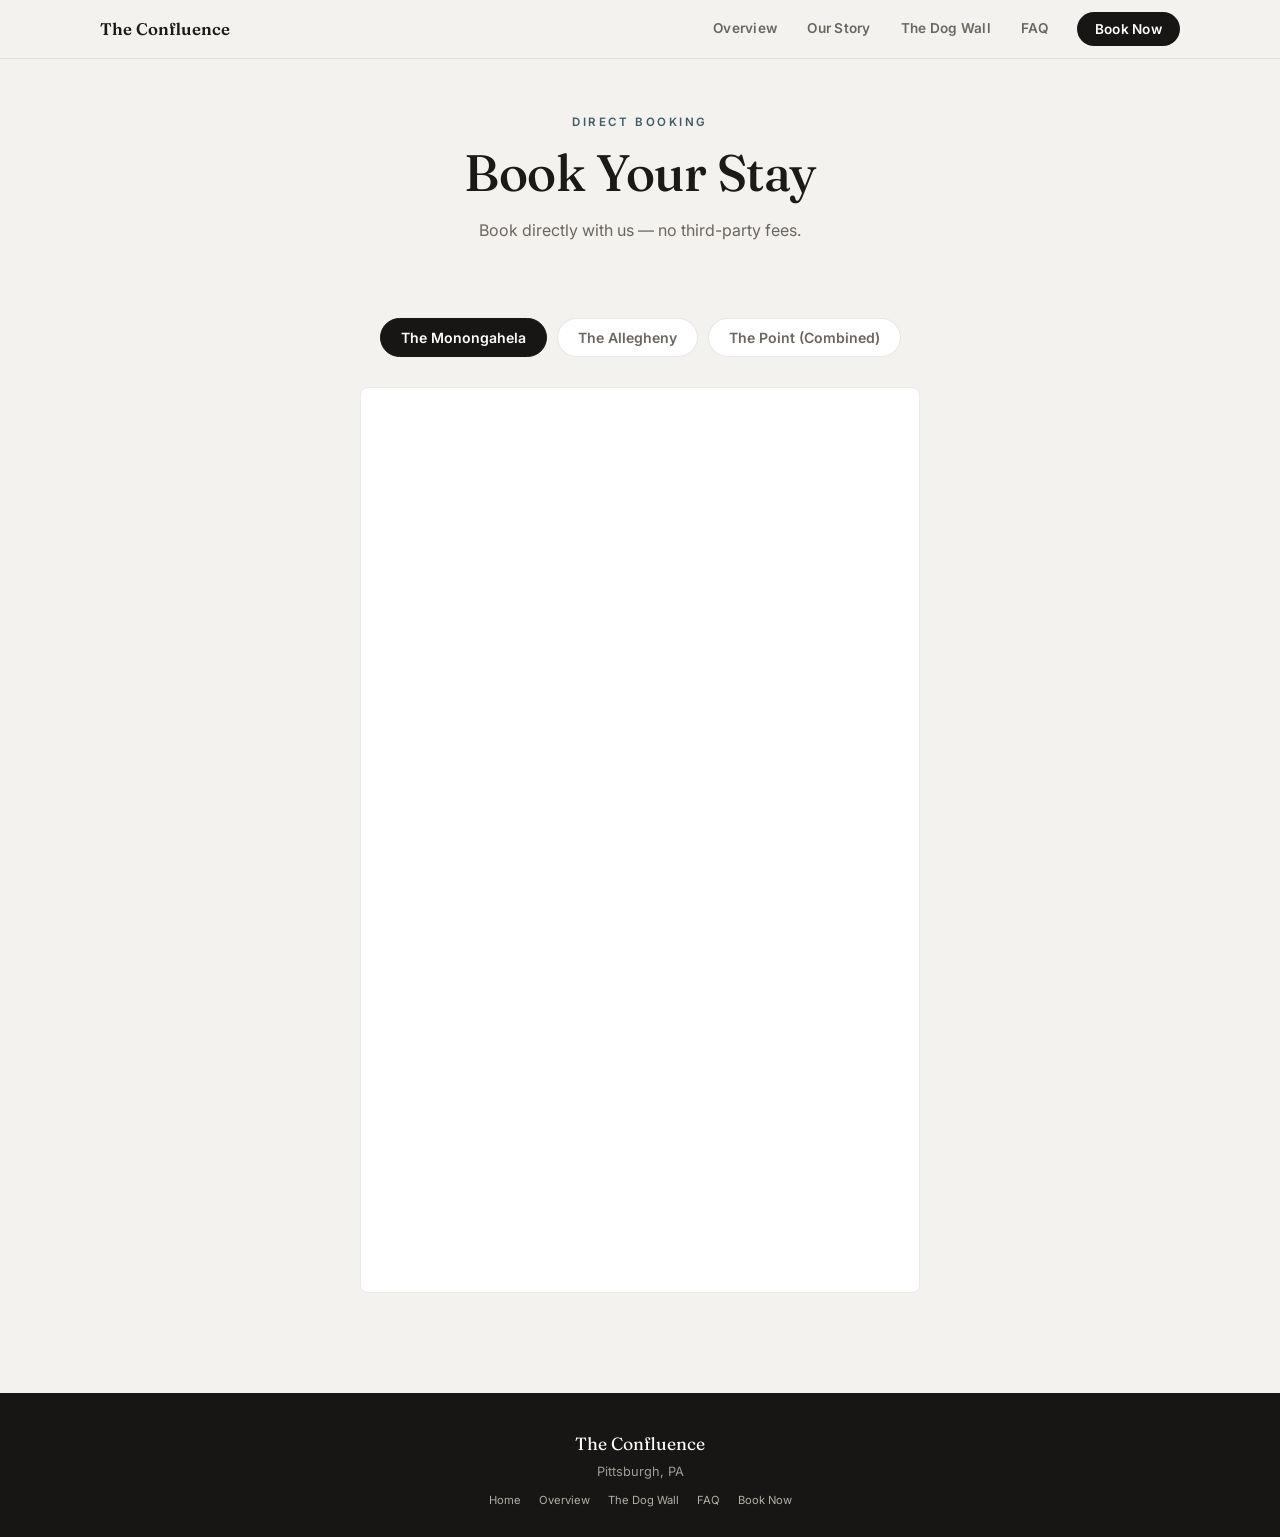
<file: book.html>
<!DOCTYPE html>
<html lang="en">
<head>
<meta charset="UTF-8">
<meta name="viewport" content="width=device-width, initial-scale=1.0">
<title>Book Now — The Confluence</title>
<link rel="preconnect" href="https://fonts.googleapis.com">
<link href="https://fonts.googleapis.com/css2?family=Fraunces:opsz,wght@9..144,500;9..144,600&family=Inter:wght@400;500;600&display=swap" rel="stylesheet">
<link rel="stylesheet" href="site.css">
<style>
  .unit-tabs { display:flex; gap:10px; justify-content:center; margin: 24px 0 30px; flex-wrap:wrap; }
  .unit-tabs button {
    background:#fff; border:1px solid #00000018; padding:10px 20px; border-radius:999px;
    font-weight:600; font-size:0.88rem; cursor:pointer; color:var(--ink-soft); font-family:inherit;
  }
  .unit-tabs button.active { background:var(--frame); color:#fff; border-color:var(--frame); }
  .widget-panel { display:none; }
  .widget-panel.active { display:block; }
</style>
</head>
<body data-page="book">

<div id="site-header"></div>

<div class="page-hero">
  <div class="eyebrow">Direct Booking</div>
  <h1>Book Your Stay</h1>
  <p class="sub">Book directly with us — no third-party fees.</p>
</div>

<div class="section">
  <div class="unit-tabs">
    <button data-target="panel-mon" class="active">The Monongahela</button>
    <button data-target="panel-alle">The Allegheny</button>
    <button data-target="panel-point">The Point (Combined)</button>
  </div>

  <!-- ============================================================
       Each panel needs its OWN widget code from Hospitable:
       Direct Bookings -> Website -> Properties -> [that property]
       -> "..." menu -> Copy widget code
       Container must stay at least 320px wide and 900px tall.
  ============================================================= -->

  <div class="widget-panel active" id="panel-mon">
    <div class="widget-frame-wrap">
      <iframe id="booking-iframe" sandbox="allow-top-navigation allow-scripts allow-same-origin" style="width: 100%; height: 900px" frameborder="0" src="https://booking.hospitable.com/widget/a22c09cf-092f-41f1-a9e3-fbea8d10ecca/2208610"></iframe>
    </div>
  </div>

  <div class="widget-panel" id="panel-alle">
    <div class="widget-frame-wrap">
      <iframe id="booking-iframe" sandbox="allow-top-navigation allow-scripts allow-same-origin" style="width: 100%; height: 900px" frameborder="0" src="https://booking.hospitable.com/widget/a22c09cf-092f-41f1-a9e3-fbea8d10ecca/2208608"></iframe>
    </div>
  </div>

  <div class="widget-panel" id="panel-point">
    <div class="widget-frame-wrap">
      <iframe id="booking-iframe" sandbox="allow-top-navigation allow-scripts allow-same-origin" style="width: 100%; height: 900px" frameborder="0" src="https://booking.hospitable.com/widget/a22c09cf-092f-41f1-a9e3-fbea8d10ecca/2208612"></iframe>
    </div>
  </div>
</div>

<div id="site-footer"></div>
<script src="site.js"></script>
<script>
  (function(){
    var buttons = document.querySelectorAll('.unit-tabs button');
    var panels = document.querySelectorAll('.widget-panel');
    buttons.forEach(function(btn){
      btn.addEventListener('click', function(){
        buttons.forEach(function(b){ b.classList.remove('active'); });
        panels.forEach(function(p){ p.classList.remove('active'); });
        btn.classList.add('active');
        document.getElementById(btn.dataset.target).classList.add('active');
      });
    });
  })();
</script>
</body>
</html>
</file>
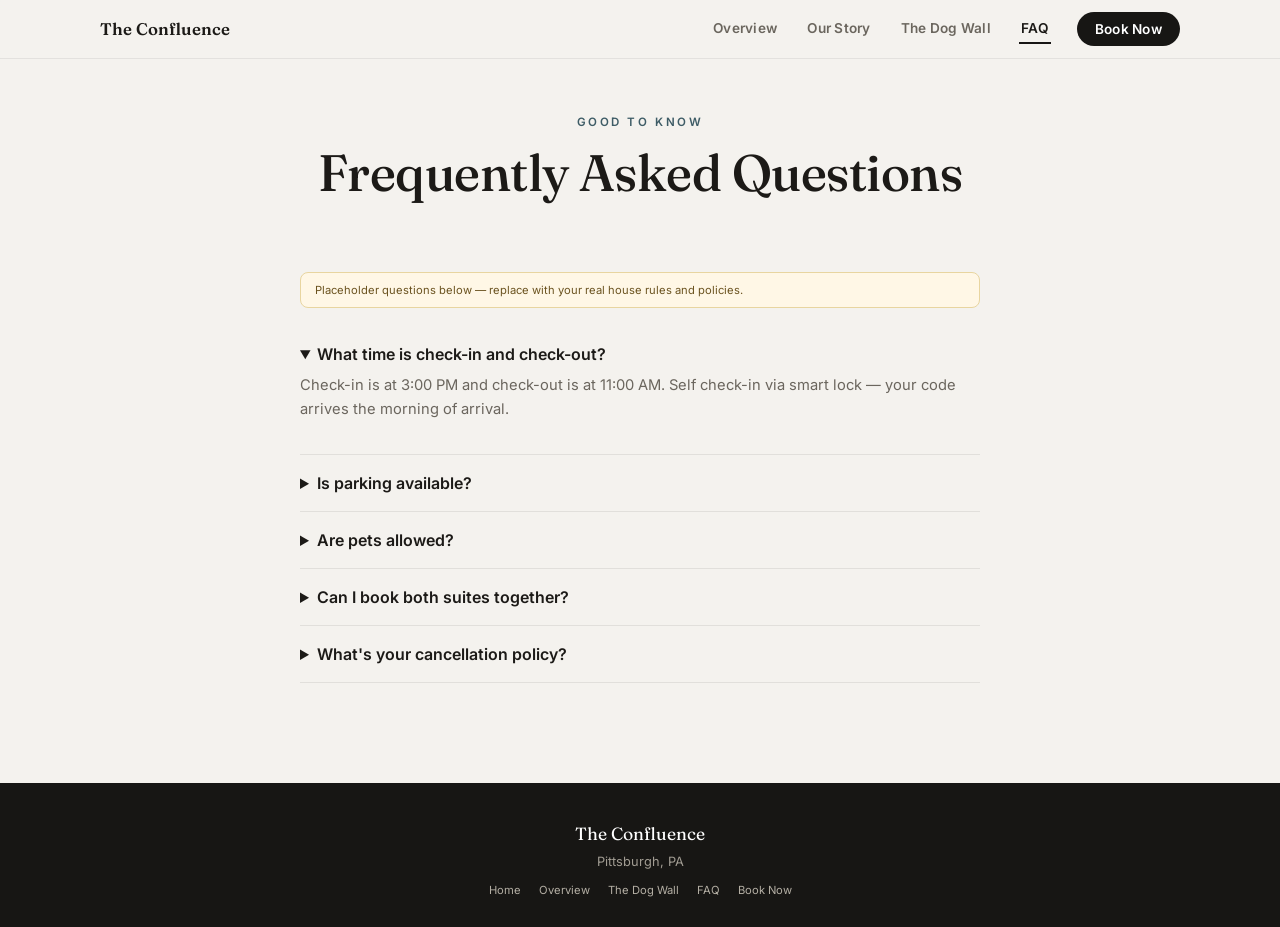
<file: faq.html>
<!DOCTYPE html>
<html lang="en">
<head>
<meta charset="UTF-8">
<meta name="viewport" content="width=device-width, initial-scale=1.0">
<title>FAQ — The Confluence</title>
<link rel="preconnect" href="https://fonts.googleapis.com">
<link href="https://fonts.googleapis.com/css2?family=Fraunces:opsz,wght@9..144,500;9..144,600&family=Inter:wght@400;500;600&display=swap" rel="stylesheet">
<link rel="stylesheet" href="site.css">
</head>
<body data-page="faq">

<div id="site-header"></div>

<div class="page-hero">
  <div class="eyebrow">Good to Know</div>
  <h1>Frequently Asked Questions</h1>
</div>

<div class="section" style="max-width:720px;">
  <div class="placeholder-note">Placeholder questions below — replace with your real house rules and policies.</div>

  <details class="faq-item" open>
    <summary>What time is check-in and check-out?</summary>
    <p>Check-in is at 3:00 PM and check-out is at 11:00 AM. Self check-in via smart lock — your code arrives the morning of arrival.</p>
  </details>
  <details class="faq-item">
    <summary>Is parking available?</summary>
    <p>Yes, off-street parking is included with your stay.</p>
  </details>
  <details class="faq-item">
    <summary>Are pets allowed?</summary>
    <p>Well-behaved dogs are welcome! We'd love for yours to join the wall in the hallway — see The Dog Wall for details.</p>
  </details>
  <details class="faq-item">
    <summary>Can I book both suites together?</summary>
    <p>Yes — book The Point to reserve the whole house.</p>
  </details>
  <details class="faq-item">
    <summary>What's your cancellation policy?</summary>
    <p>[Add your real cancellation policy here.]</p>
  </details>
</div>

<div id="site-footer"></div>
<script src="site.js"></script>
</body>
</html>
</file>
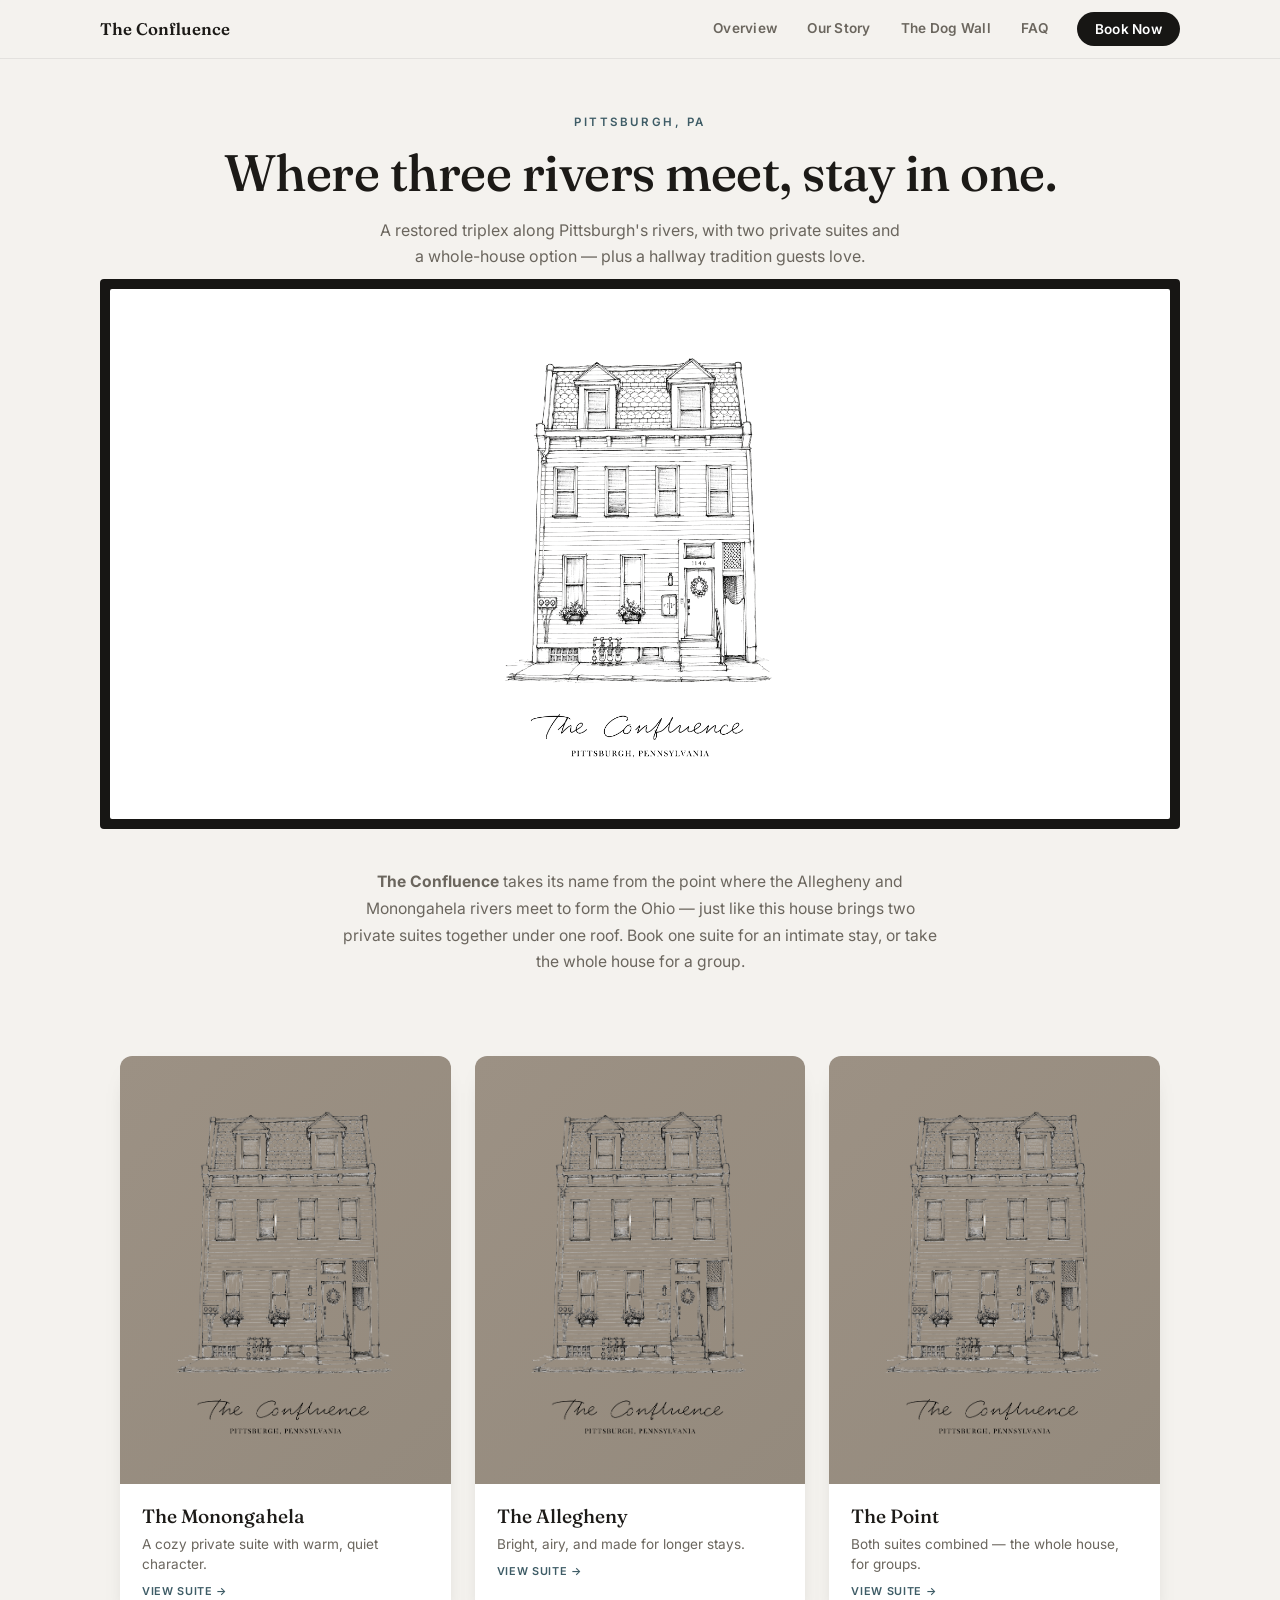
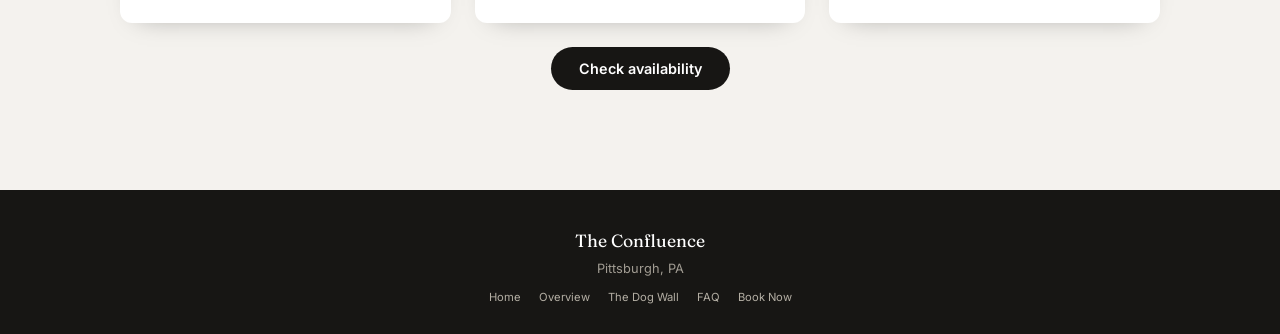
<file: index.html.html>
<!DOCTYPE html>
<html lang="en">
<head>
<meta charset="UTF-8">
<meta name="viewport" content="width=device-width, initial-scale=1.0">
<title>The Confluence — Pittsburgh Vacation Rental</title>
<link rel="preconnect" href="https://fonts.googleapis.com">
<link href="https://fonts.googleapis.com/css2?family=Fraunces:opsz,wght@9..144,500;9..144,600&family=Inter:wght@400;500;600&display=swap" rel="stylesheet">
<link rel="stylesheet" href="site.css">
<style>
  .hero-photo { max-width:1120px; margin: 0 auto 20px; padding: 0 20px; }
  .hero-photo .frame { background:var(--frame); padding:10px; border-radius:4px; }
  .hero-photo .frame img { width:100%; display:block; border-radius:2px; aspect-ratio:16/8; object-fit:cover; background:linear-gradient(135deg,var(--wall),var(--wall-2)); }
  .intro-copy { max-width:640px; margin:40px auto; text-align:center; padding:0 20px; }
  .intro-copy p { color:var(--ink-soft); line-height:1.7; font-size:0.98rem; }
</style>
</head>
<body data-page="home">

<div id="site-header"></div>

<div class="page-hero">
  <div class="eyebrow">Pittsburgh, PA</div>
  <h1>Where three rivers meet, stay in one.</h1>
  <p class="sub">A restored triplex along Pittsburgh's rivers, with two private suites and a whole-house option — plus a hallway tradition guests love.</p>
</div>

<div class="hero-photo">
  <div class="frame"><img src="confluence-house.png" alt="The Confluence exterior" style="object-fit:contain; background:#fff;"></div>
</div>

<div class="intro-copy">
  <p><strong>The Confluence</strong> takes its name from the point where the Allegheny and Monongahela rivers meet to form the Ohio — just like this house brings two private suites together under one roof. Book one suite for an intimate stay, or take the whole house for a group.</p>
</div>

<div class="section">
  <div class="card-grid">
    <a class="unit-card" href="unit-monongahela.html">
      <div class="thumb"><img src="confluence-house.png" alt=""></div>
      <div class="card-body">
        <h3>The Monongahela</h3>
        <p>A cozy private suite with warm, quiet character.</p>
        <span class="tag">View suite &rarr;</span>
      </div>
    </a>
    <a class="unit-card" href="unit-allegheny.html">
      <div class="thumb"><img src="confluence-house.png" alt=""></div>
      <div class="card-body">
        <h3>The Allegheny</h3>
        <p>Bright, airy, and made for longer stays.</p>
        <span class="tag">View suite &rarr;</span>
      </div>
    </a>
    <a class="unit-card" href="unit-point.html">
      <div class="thumb"><img src="confluence-house.png" alt=""></div>
      <div class="card-body">
        <h3>The Point</h3>
        <p>Both suites combined — the whole house, for groups.</p>
        <span class="tag">View suite &rarr;</span>
      </div>
    </a>
  </div>
  <div style="text-align:center;">
    <a class="btn-primary" href="book.html">Check availability</a>
  </div>
</div>

<div id="site-footer"></div>
<script src="site.js"></script>
</body>
</html>
</file>
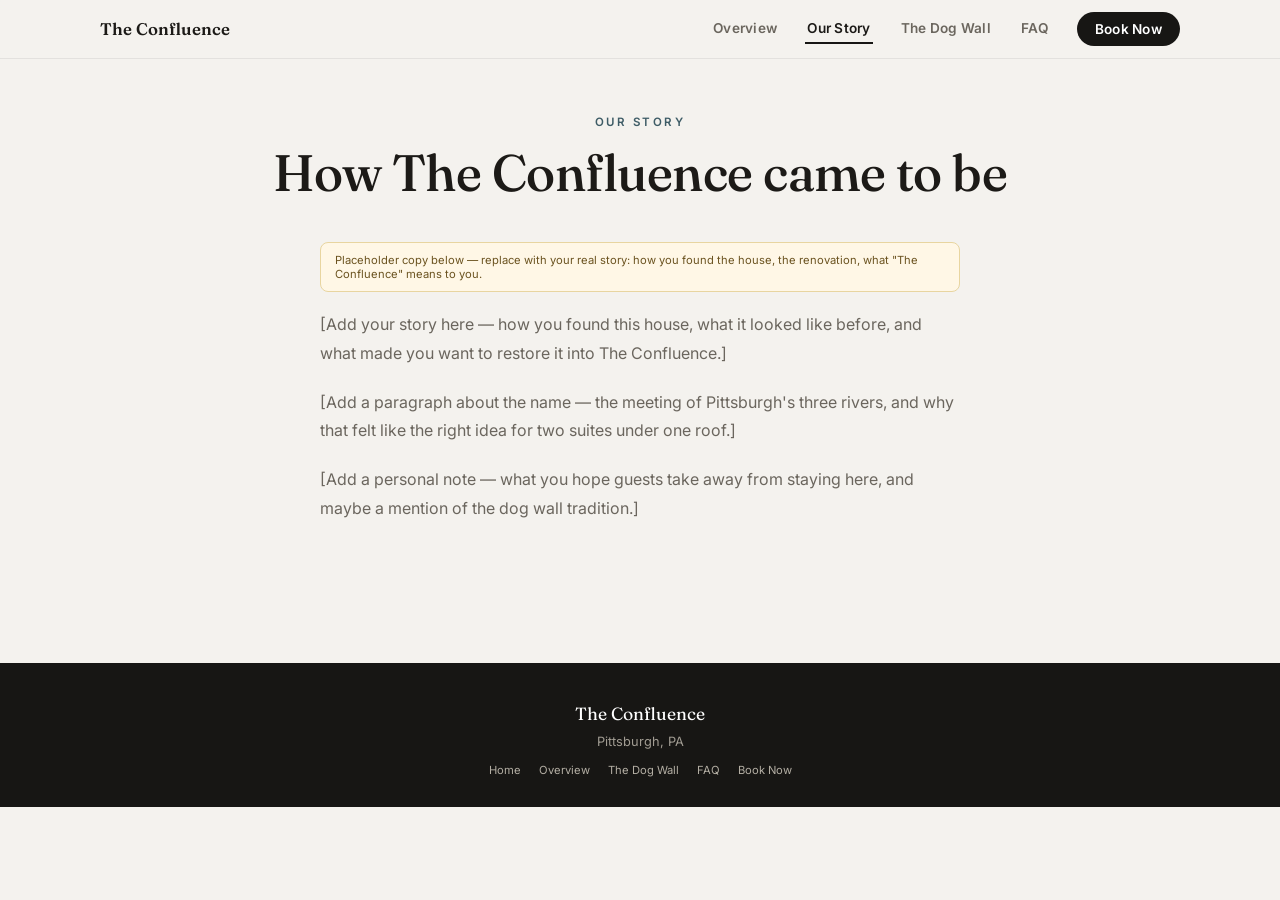
<file: our-story.html>
<!DOCTYPE html>
<html lang="en">
<head>
<meta charset="UTF-8">
<meta name="viewport" content="width=device-width, initial-scale=1.0">
<title>Our Story — The Confluence</title>
<link rel="preconnect" href="https://fonts.googleapis.com">
<link href="https://fonts.googleapis.com/css2?family=Fraunces:opsz,wght@9..144,500;9..144,600&family=Inter:wght@400;500;600&display=swap" rel="stylesheet">
<link rel="stylesheet" href="site.css">
<style>
  .story-body { max-width: 680px; margin: 0 auto; padding: 10px 20px 60px; }
  .story-body p { color: var(--ink-soft); line-height: 1.8; font-size: 1rem; margin-bottom: 20px; }
</style>
</head>
<body data-page="story">

<div id="site-header"></div>

<div class="page-hero">
  <div class="eyebrow">Our Story</div>
  <h1>How The Confluence came to be</h1>
</div>

<div class="story-body">
  <div class="placeholder-note">Placeholder copy below — replace with your real story: how you found the house, the renovation, what "The Confluence" means to you.</div>
  <p>[Add your story here — how you found this house, what it looked like before, and what made you want to restore it into The Confluence.]</p>
  <p>[Add a paragraph about the name — the meeting of Pittsburgh's three rivers, and why that felt like the right idea for two suites under one roof.]</p>
  <p>[Add a personal note — what you hope guests take away from staying here, and maybe a mention of the dog wall tradition.]</p>
</div>

<div id="site-footer"></div>
<script src="site.js"></script>
</body>
</html>
</file>
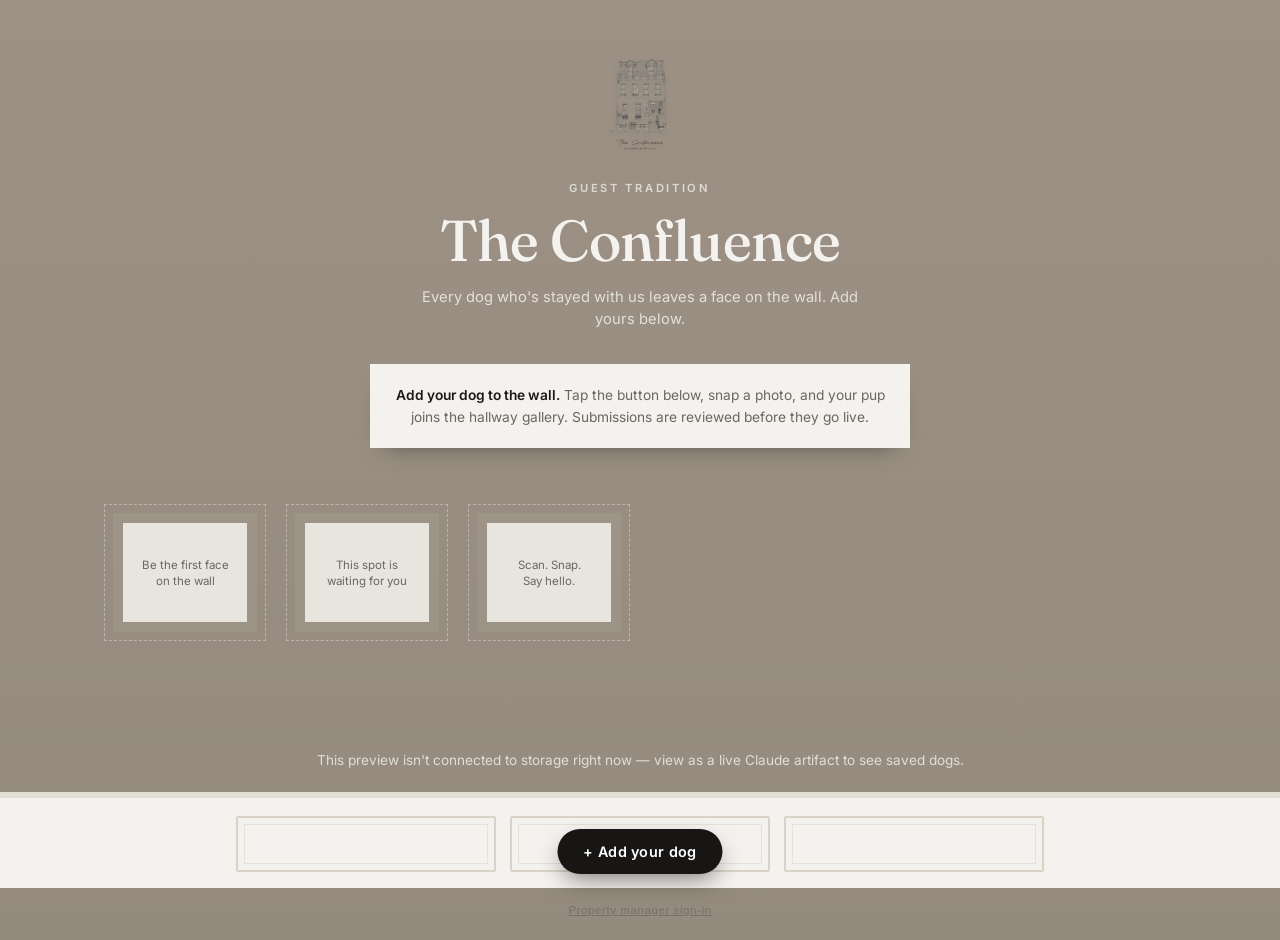
<file: the-confluence-dog-wall.html>
<!DOCTYPE html>
<html lang="en">
<head>
<meta charset="UTF-8">
<meta name="viewport" content="width=device-width, initial-scale=1.0">
<title>The Confluence — Guest Dog Wall</title>
<link rel="preconnect" href="https://fonts.googleapis.com">
<link rel="preconnect" href="https://fonts.gstatic.com" crossorigin>
<link href="https://fonts.googleapis.com/css2?family=Fraunces:opsz,wght@9..144,500;9..144,600&family=Inter:wght@400;500;600&display=swap" rel="stylesheet">
<style>
  :root{
    --wall: #9c9184;
    --wall-2: #948a7d;
    --wainscot: #f4f2ee;
    --ink: #1c1a17;
    --ink-soft: #6b665e;
    --frame: #171614;
    --mat: #ffffff;
  }
  * { box-sizing: border-box; }
  html, body {
    margin: 0; padding: 0;
    background: linear-gradient(180deg, var(--wall) 0%, var(--wall-2) 100%);
    color: var(--ink);
    font-family: 'Inter', sans-serif;
    min-height: 100%;
  }
  @media (prefers-reduced-motion: reduce) { * { animation: none !important; transition: none !important; } }

  .wrap { max-width: 1120px; margin: 0 auto; padding: 44px 20px 0; }

  .hero { text-align: center; margin-bottom: 6px; }
  .logo-mark { width: 92px; margin: 0 auto 18px; display: block; filter: drop-shadow(0 2px 3px rgba(0,0,0,0.15)); }
  .eyebrow { font-size: 0.7rem; letter-spacing: 0.24em; text-transform: uppercase; color: var(--wainscot); opacity: 0.75; font-weight: 600; margin-bottom: 10px; }
  h1.title { font-family: 'Fraunces', serif; font-optical-sizing: auto; font-weight: 500; font-size: clamp(2.2rem, 6.5vw, 3.6rem); margin: 0; letter-spacing: -0.01em; color: var(--wainscot); }
  .tagline { font-size: 0.92rem; color: var(--wainscot); opacity: 0.82; margin-top: 10px; max-width: 460px; margin-left: auto; margin-right: auto; line-height: 1.5; }

  .plaque { max-width: 540px; margin: 34px auto 46px; background: var(--wainscot); padding: 20px 24px; text-align: center; box-shadow: 0 12px 24px -16px rgba(0,0,0,0.5); }
  .plaque p { margin: 0; font-size: 0.86rem; line-height: 1.6; color: var(--ink-soft); }
  .plaque strong { color: var(--ink); font-weight: 600; }

  .gallery { display: grid; grid-template-columns: repeat(auto-fill, minmax(160px, 1fr)); gap: 34px 20px; padding: 10px 4px 60px; align-items: start; }
  .frame-slot.large { grid-column: span 2; }
  @media (max-width: 480px) { .gallery { grid-template-columns: repeat(auto-fill, minmax(130px, 1fr)); } }

  .frame-slot:not(.empty) { cursor: pointer; }
  .frame-outer {
    background: var(--frame);
    padding: 8px;
    box-shadow: 0 8px 18px -8px rgba(0,0,0,0.5);
    transition: transform 0.18s ease, box-shadow 0.18s ease;
  }
  .frame-slot:not(.empty):hover .frame-outer,
  .frame-slot:not(.empty):focus-visible .frame-outer {
    transform: scale(1.05);
    box-shadow: 0 16px 30px -10px rgba(0,0,0,0.6);
  }
  .frame-mat { background: var(--mat); padding: 10px; }
  .frame-photo { width: 100%; aspect-ratio: 5 / 4; overflow: hidden; background: #e8e5df; display: flex; align-items: center; justify-content: center; }
  .frame-photo img { width: 100%; height: 100%; object-fit: cover; display: block; }
  .frame-photo.ghost { color: var(--ink-soft); font-size: 0.72rem; text-align: center; padding: 8px; line-height: 1.4; }

  .caption { margin-top: 10px; text-align: center; }
  .cap-name { font-family: 'Fraunces', serif; font-weight: 600; font-size: 0.78rem; letter-spacing: 0.03em; text-transform: uppercase; color: var(--wainscot); line-height: 1.3; }
  .cap-meta { font-family: 'Inter', sans-serif; font-size: 0.6rem; letter-spacing: 0.09em; text-transform: uppercase; color: var(--wainscot); opacity: 0.75; margin-top: 4px; }

  .frame-slot.empty .frame-outer { background: transparent; box-shadow: none; border: 1.5px dashed rgba(255,255,255,0.35); }
  .frame-slot.empty .frame-mat { background: rgba(255,255,255,0.06); }
  .frame-slot.empty .cap-name { opacity: 0.7; font-family: 'Inter', sans-serif; text-transform: none; letter-spacing: 0; font-weight: 500; }

  .status-line { text-align: center; color: var(--wainscot); opacity: 0.8; font-size: 0.85rem; padding: 24px; }

  .wainscot-band { background: var(--wainscot); border-top: 6px solid #e2ded4; padding: 18px 20px 16px; display: flex; gap: 14px; justify-content: center; flex-wrap: wrap; }
  .panel { flex: 1 1 160px; max-width: 260px; height: 56px; border: 2px solid #d8d3c6; border-radius: 2px; position: relative; }
  .panel::after { content: ''; position: absolute; inset: 6px; border: 1px solid #e5e1d5; }
  .admin-link { text-align: center; padding: 10px 0 22px; }
  .admin-link button { background: none; border: none; color: var(--ink-soft); font-size: 0.72rem; letter-spacing: 0.05em; cursor: pointer; text-decoration: underline; opacity: 0.7; }

  .fab { position: fixed; bottom: 26px; left: 50%; transform: translateX(-50%); background: var(--frame); color: #fff; border: none; padding: 14px 26px; border-radius: 999px; font-family: 'Inter', sans-serif; font-weight: 600; font-size: 0.9rem; letter-spacing: 0.02em; cursor: pointer; box-shadow: 0 10px 24px -6px rgba(0,0,0,0.5); transition: transform 0.15s ease; z-index: 40; }
  .fab:hover { transform: translateX(-50%) translateY(-2px); }
  .fab:focus-visible { outline: 2px solid #fff; outline-offset: 3px; }

  .overlay { position: fixed; inset: 0; background: rgba(20, 16, 10, 0.6); display: none; align-items: flex-end; justify-content: center; z-index: 50; }
  .overlay.open { display: flex; }
  @media (min-width: 640px) { .overlay { align-items: center; } }

  .sheet { background: var(--wainscot); width: 100%; max-width: 460px; max-height: 92vh; overflow-y: auto; border-radius: 14px 14px 0 0; padding: 26px 24px 30px; box-shadow: 0 -10px 40px rgba(0,0,0,0.3); }
  @media (min-width: 640px) { .sheet { border-radius: 10px; } }
  .sheet h2 { font-family: 'Fraunces', serif; font-weight: 500; font-size: 1.4rem; margin: 0 0 4px; color: var(--ink); }
  .sheet .sub { color: var(--ink-soft); font-size: 0.82rem; margin-bottom: 20px; }

  label { display: block; font-size: 0.72rem; font-weight: 600; letter-spacing: 0.04em; text-transform: uppercase; color: var(--ink-soft); margin: 16px 0 6px; }
  label:first-of-type { margin-top: 0; }
  input[type="text"], input[type="month"], textarea { width: 100%; padding: 11px 12px; border: 1px solid #00000022; border-radius: 6px; font-family: 'Inter', sans-serif; font-size: 0.95rem; background: #fff; color: var(--ink); }
  input:focus, textarea:focus { outline: 2px solid var(--frame); outline-offset: 1px; }
  textarea { resize: vertical; min-height: 56px; }

  .photo-picker { border: 1.5px dashed #00000030; border-radius: 8px; padding: 18px; text-align: center; cursor: pointer; background: #ffffffa0; }
  .photo-picker input { display: none; }
  .photo-picker .ppt { font-size: 0.85rem; color: var(--ink-soft); }
  .preview-wrap { margin-top: 10px; display: none; }
  .preview-wrap.show { display: block; }
  .preview-wrap img { width: 100%; max-height: 220px; object-fit: cover; border-radius: 8px; }

  .btn-row { display: flex; gap: 10px; margin-top: 24px; }
  .btn { flex: 1; padding: 12px; border-radius: 8px; border: none; font-family: 'Inter', sans-serif; font-weight: 600; font-size: 0.9rem; cursor: pointer; }
  .btn-cancel { background: transparent; color: var(--ink-soft); border: 1px solid #00000022; }
  .btn-submit { background: var(--frame); color: #fff; }
  .btn-submit:disabled { opacity: 0.55; cursor: default; }
  .btn:focus-visible { outline: 2px solid var(--frame); outline-offset: 2px; }

  .err-banner { background: #7a2d2d15; border: 1px solid #7a2d2d33; color: #7a2d2d; font-size: 0.8rem; padding: 10px 12px; border-radius: 6px; margin-top: 14px; display: none; }
  .err-banner.show { display: block; }
  .info-banner { background: #2d4a5215; border: 1px solid #2d4a5233; color: #2d4a52; font-size: 0.8rem; padding: 10px 12px; border-radius: 6px; margin-top: 14px; }

  /* Detail modal (viewing a dog) */
  .detail-sheet { background: var(--wainscot); width: 100%; max-width: 480px; max-height: 92vh; overflow-y: auto; border-radius: 14px 14px 0 0; box-shadow: 0 -10px 40px rgba(0,0,0,0.3); }
  @media (min-width: 640px) { .detail-sheet { border-radius: 10px; } }
  .detail-photo { width: 100%; aspect-ratio: 4/3; overflow: hidden; }
  .detail-photo img { width: 100%; height: 100%; object-fit: cover; display: block; }
  .detail-body { padding: 22px 24px 28px; }
  .detail-name { font-family: 'Fraunces', serif; font-weight: 600; font-size: 1.5rem; margin: 0 0 4px; }
  .detail-meta { font-size: 0.78rem; letter-spacing: 0.04em; text-transform: uppercase; color: var(--ink-soft); margin-bottom: 16px; }
  .detail-fact { font-size: 0.92rem; line-height: 1.55; color: var(--ink); background: #fff; padding: 14px 16px; border-radius: 8px; border-left: 3px solid var(--frame); }
  .detail-close { margin-top: 20px; width: 100%; padding: 12px; border-radius: 8px; border: 1px solid #00000022; background: transparent; color: var(--ink-soft); font-weight: 600; cursor: pointer; }

  /* Admin */
  .admin-sheet { background: var(--wainscot); width: 100%; max-width: 560px; max-height: 90vh; overflow-y: auto; border-radius: 12px; padding: 24px; }
  .admin-sheet h2 { font-family: 'Fraunces', serif; margin-top: 0; }
  .admin-row { display: flex; gap: 12px; background: #fff; border-radius: 8px; padding: 12px; margin-bottom: 12px; align-items: flex-start; }
  .admin-row img { width: 72px; height: 72px; object-fit: cover; border-radius: 6px; flex-shrink: 0; }
  .admin-row .adetails { flex: 1; font-size: 0.82rem; color: var(--ink-soft); }
  .admin-row .adetails strong { color: var(--ink); display: block; font-size: 0.9rem; margin-bottom: 2px; }
  .admin-actions { display: flex; gap: 8px; margin-top: 8px; }
  .admin-actions button { font-size: 0.75rem; padding: 6px 12px; border-radius: 6px; border: none; cursor: pointer; font-weight: 600; }
  .approve-btn { background: #2d5a3d; color: #fff; }
  .reject-btn { background: #7a2d2d; color: #fff; }
  .empty-queue { text-align: center; color: var(--ink-soft); font-size: 0.85rem; padding: 30px 10px; }
</style>
</head>
<body>

<div class="wrap">
  <div class="hero">
    <img class="logo-mark" src="confluence-house.png" alt="The Confluence house illustration">
    <div class="eyebrow">Guest Tradition</div>
    <h1 class="title">The Confluence</h1>
    <p class="tagline">Every dog who's stayed with us leaves a face on the wall. Add yours below.</p>
  </div>

  <div class="plaque">
    <p><strong>Add your dog to the wall.</strong> Tap the button below, snap a photo, and your pup joins the hallway gallery. Submissions are reviewed before they go live.</p>
  </div>

  <div id="gallery" class="gallery" aria-live="polite"></div>
  <div id="statusLine" class="status-line" style="display:none;"></div>
</div>

<div class="wainscot-band">
  <div class="panel"></div>
  <div class="panel"></div>
  <div class="panel"></div>
</div>
<div class="admin-link"><button id="adminOpen" type="button">Property manager sign-in</button></div>

<button class="fab" id="openAdd">+ Add your dog</button>

<!-- Submission modal -->
<div class="overlay" id="overlay">
  <div class="sheet">
    <h2>Add your dog</h2>
    <div class="sub">Your photo will be reviewed before it joins the wall.</div>

    <form id="dogForm">
      <label for="dogNames">Dog's name(s)</label>
      <input type="text" id="dogNames" maxlength="50" placeholder="e.g. Orion, Teddy, &amp; Remi">

      <label for="dogLocation">Where are you visiting from?</label>
      <input type="text" id="dogLocation" maxlength="40" placeholder="e.g. Carrollton, OH">

      <label for="dogWhen">When did you stay?</label>
      <input type="month" id="dogWhen">

      <label for="dogFact">A fun fact about them (optional)</label>
      <textarea id="dogFact" maxlength="140" placeholder="e.g. Can do a backflip for a treat"></textarea>

      <label>Photo</label>
      <label class="photo-picker" id="pickerLabel">
        <input type="file" id="dogPhoto" accept="image/*" capture="environment">
        <div class="ppt" id="pickerText">Tap to take or choose a photo</div>
      </label>
      <div class="preview-wrap" id="previewWrap"><img id="previewImg" alt=""></div>

      <div class="err-banner" id="errBanner"></div>

      <div class="btn-row">
        <button type="button" class="btn btn-cancel" id="cancelBtn">Cancel</button>
        <button type="submit" class="btn btn-submit" id="submitBtn">Submit for review</button>
      </div>
    </form>
  </div>
</div>

<!-- Detail modal -->
<div class="overlay" id="detailOverlay">
  <div class="detail-sheet" id="detailSheet"></div>
</div>

<!-- Admin modal -->
<div class="overlay" id="adminOverlay">
  <div class="admin-sheet">
    <h2>Pending submissions</h2>
    <div id="adminList"></div>
    <button class="detail-close" id="adminClose">Close</button>
  </div>
</div>

<script>
(function(){
  const gallery = document.getElementById('gallery');
  const statusLine = document.getElementById('statusLine');
  const overlay = document.getElementById('overlay');
  const openAdd = document.getElementById('openAdd');
  const cancelBtn = document.getElementById('cancelBtn');
  const form = document.getElementById('dogForm');
  const photoInput = document.getElementById('dogPhoto');
  const pickerText = document.getElementById('pickerText');
  const previewWrap = document.getElementById('previewWrap');
  const previewImg = document.getElementById('previewImg');
  const errBanner = document.getElementById('errBanner');
  const submitBtn = document.getElementById('submitBtn');
  const detailOverlay = document.getElementById('detailOverlay');
  const detailSheet = document.getElementById('detailSheet');
  const adminOverlay = document.getElementById('adminOverlay');
  const adminOpen = document.getElementById('adminOpen');
  const adminClose = document.getElementById('adminClose');
  const adminList = document.getElementById('adminList');

  // NOTE: this is a soft deterrent only, not real security — anyone viewing
  // this page's source can read this value. Swap for real authentication
  // before relying on it in production.
  const ADMIN_PASSCODE = 'confluence2026';

  let pendingImageBase64 = null;   // real photo
  let pendingTileBase64 = null;    // stylized watercolor-ish tile version
  let currentEntries = [];

  function showError(msg){ errBanner.textContent = msg; errBanner.classList.add('show'); }
  function clearError(){ errBanner.classList.remove('show'); errBanner.textContent = ''; }
  function storageAvailable(){ return typeof window.storage !== 'undefined' && window.storage; }

  openAdd.addEventListener('click', () => overlay.classList.add('open'));
  cancelBtn.addEventListener('click', () => overlay.classList.remove('open'));
  overlay.addEventListener('click', (e) => { if (e.target === overlay) overlay.classList.remove('open'); });
  detailOverlay.addEventListener('click', (e) => { if (e.target === detailOverlay) detailOverlay.classList.remove('open'); });
  adminOverlay.addEventListener('click', (e) => { if (e.target === adminOverlay) adminOverlay.classList.remove('open'); });

  // ---------- Watercolor-style tile rendering ----------
  // This applies a soft blur + color-banding + paper-grain filter entirely
  // client-side (canvas), giving a painterly wash look without calling any
  // external image-generation service. It's a stylization filter, not true
  // generative AI art — a production version could swap this step for a
  // real image-gen API call on a backend if you want a closer match to
  // hand-painted portraits.
  function createWatercolorTile(img, w, h){
    const canvas = document.createElement('canvas');
    canvas.width = w; canvas.height = h;
    const ctx = canvas.getContext('2d');
    ctx.filter = 'blur(3px) saturate(1.3) contrast(0.92) brightness(1.05)';
    ctx.drawImage(img, 0, 0, w, h);
    ctx.filter = 'none';

    const imgData = ctx.getImageData(0, 0, w, h);
    const d = imgData.data;
    const levels = 40;
    for (let i = 0; i < d.length; i += 4) {
      d[i]   = Math.min(255, Math.round(d[i]   / levels) * levels);
      d[i+1] = Math.min(255, Math.round(d[i+1] / levels) * levels);
      d[i+2] = Math.min(255, Math.round(d[i+2] / levels) * levels);
    }
    ctx.putImageData(imgData, 0, 0);

    ctx.globalCompositeOperation = 'overlay';
    ctx.globalAlpha = 0.05;
    const grainCount = Math.floor((w * h) / 700);
    for (let i = 0; i < grainCount; i++) {
      const gx = Math.random() * w, gy = Math.random() * h;
      const shade = Math.random() > 0.5 ? '255,255,255' : '0,0,0';
      ctx.fillStyle = 'rgba(' + shade + ',1)';
      ctx.fillRect(gx, gy, 1.3, 1.3);
    }
    ctx.globalAlpha = 1;
    ctx.globalCompositeOperation = 'source-over';

    const grad = ctx.createRadialGradient(w/2, h/2, Math.min(w,h)*0.32, w/2, h/2, Math.min(w,h)*0.72);
    grad.addColorStop(0, 'rgba(250,247,240,0)');
    grad.addColorStop(1, 'rgba(250,247,240,0.4)');
    ctx.fillStyle = grad;
    ctx.fillRect(0, 0, w, h);

    return canvas.toDataURL('image/jpeg', 0.82);
  }

  photoInput.addEventListener('change', () => {
    clearError();
    const file = photoInput.files[0];
    if (!file) return;
    const reader = new FileReader();
    reader.onload = (e) => {
      const img = new Image();
      img.onload = () => {
        const maxDim = 900;
        let w = img.width, h = img.height;
        if (w > h && w > maxDim) { h = Math.round(h * (maxDim / w)); w = maxDim; }
        else if (h > maxDim) { w = Math.round(w * (maxDim / h)); h = maxDim; }

        const canvas = document.createElement('canvas');
        canvas.width = w; canvas.height = h;
        canvas.getContext('2d').drawImage(img, 0, 0, w, h);
        pendingImageBase64 = canvas.toDataURL('image/jpeg', 0.78);

        try {
          pendingTileBase64 = createWatercolorTile(img, w, h);
        } catch (styleErr) {
          pendingTileBase64 = pendingImageBase64; // fall back to real photo if canvas filter unsupported
        }

        previewImg.src = pendingImageBase64;
        previewWrap.classList.add('show');
        pickerText.textContent = 'Tap to choose a different photo';
      };
      img.onerror = () => showError("That image couldn't be read. Try a different photo.");
      img.src = e.target.result;
    };
    reader.onerror = () => showError("That image couldn't be read. Try a different photo.");
    reader.readAsDataURL(file);
  });

  function formatMonth(val){
    if (!val) return '';
    const [y, m] = val.split('-').map(Number);
    return new Date(y, m - 1, 1).toLocaleDateString('en-US', { month: 'long', year: 'numeric' });
  }

  function escapeHtml(str){
    const d = document.createElement('div');
    d.textContent = str || '';
    return d.innerHTML;
  }

  form.addEventListener('submit', async (e) => {
    e.preventDefault();
    clearError();

    const names = document.getElementById('dogNames').value.trim();
    const location = document.getElementById('dogLocation').value.trim();
    const whenRaw = document.getElementById('dogWhen').value;
    const funFact = document.getElementById('dogFact').value.trim();

    if (!names) { showError("Give your dog a name to add them to the wall."); return; }
    if (!location) { showError("Let us know where you're visiting from."); return; }
    if (!whenRaw) { showError("Let us know when you stayed."); return; }
    if (!pendingImageBase64) { showError("Add a photo before submitting."); return; }
    if (!storageAvailable()) { showError("This page can't save submissions in the current preview. It needs to be viewed as a live Claude artifact, or connected to real storage once hosted on your own site."); return; }

    submitBtn.disabled = true;
    submitBtn.textContent = 'Submitting...';

    const id = Date.now() + '-' + Math.random().toString(36).slice(2, 8);
    const entry = {
      names, location, when: formatMonth(whenRaw), funFact,
      image: pendingImageBase64,
      tileImage: pendingTileBase64,
      ts: Date.now()
    };

    try {
      const result = await window.storage.set('pending:' + id, JSON.stringify(entry), true);
      if (!result) throw new Error('no result');
      overlay.classList.remove('open');
      form.reset();
      previewWrap.classList.remove('show');
      pickerText.textContent = 'Tap to take or choose a photo';
      pendingImageBase64 = null;
      pendingTileBase64 = null;
      statusLine.style.display = 'block';
      statusLine.textContent = 'Thanks! Your submission is awaiting approval.';
      setTimeout(() => { if (currentEntries.length) statusLine.style.display = 'none'; }, 3500);
    } catch (err) {
      showError("Couldn't submit right now — check your connection and try again.");
    } finally {
      submitBtn.disabled = false;
      submitBtn.textContent = 'Submit for review';
    }
  });

  // ---------- Public wall ----------
  function frameHTML(entry, idx){
    const large = (idx % 6 === 0) ? ' large' : '';
    return `
      <div class="frame-slot${large}" data-idx="${idx}" tabindex="0" role="button" aria-label="View ${escapeHtml(entry.names)}">
        <div class="frame-outer">
          <div class="frame-mat">
            <div class="frame-photo"><img src="${entry.tileImage || entry.image}" alt="${escapeHtml(entry.names)}"></div>
          </div>
        </div>
        <div class="caption">
          <div class="cap-name">${escapeHtml(entry.names)}</div>
          <div class="cap-meta">${escapeHtml(entry.location)} &middot; ${escapeHtml(entry.when)}</div>
        </div>
      </div>`;
  }

  function ghostFrameHTML(text){
    return `
      <div class="frame-slot empty">
        <div class="frame-outer"><div class="frame-mat"><div class="frame-photo ghost">${text}</div></div></div>
        <div class="caption"><div class="cap-name">&nbsp;</div></div>
      </div>`;
  }

  function openDetail(entry){
    detailSheet.innerHTML = `
      <div class="detail-photo"><img src="${entry.image}" alt="${escapeHtml(entry.names)}"></div>
      <div class="detail-body">
        <div class="detail-name">${escapeHtml(entry.names)}</div>
        <div class="detail-meta">${escapeHtml(entry.location)} &middot; ${escapeHtml(entry.when)}</div>
        ${entry.funFact ? `<div class="detail-fact">${escapeHtml(entry.funFact)}</div>` : ''}
        <button class="detail-close" id="detailCloseBtn">Close</button>
      </div>`;
    detailOverlay.classList.add('open');
    document.getElementById('detailCloseBtn').addEventListener('click', () => detailOverlay.classList.remove('open'));
  }

  gallery.addEventListener('click', (e) => {
    const slot = e.target.closest('.frame-slot:not(.empty)');
    if (!slot) return;
    const idx = parseInt(slot.dataset.idx, 10);
    if (currentEntries[idx]) openDetail(currentEntries[idx]);
  });
  gallery.addEventListener('keydown', (e) => {
    if (e.key !== 'Enter' && e.key !== ' ') return;
    const slot = e.target.closest('.frame-slot:not(.empty)');
    if (!slot) return;
    e.preventDefault();
    const idx = parseInt(slot.dataset.idx, 10);
    if (currentEntries[idx]) openDetail(currentEntries[idx]);
  });

  async function loadWall(){
    if (!storageAvailable()) {
      statusLine.style.display = 'block';
      statusLine.textContent = "This preview isn't connected to storage right now — view as a live Claude artifact to see saved dogs.";
      gallery.innerHTML = ghostFrameHTML('Be the first face<br>on the wall') + ghostFrameHTML('This spot is<br>waiting for you') + ghostFrameHTML('Scan. Snap.<br>Say hello.');
      return;
    }

    statusLine.style.display = 'block';
    statusLine.textContent = 'Hanging the wall...';
    gallery.innerHTML = '';

    try {
      const listResult = await window.storage.list('approved:', true);
      const keys = (listResult && listResult.keys) ? listResult.keys : [];

      if (keys.length === 0) {
        statusLine.style.display = 'none';
        currentEntries = [];
        gallery.innerHTML = ghostFrameHTML('Be the first face<br>on the wall') + ghostFrameHTML('This spot is<br>waiting for you') + ghostFrameHTML('Scan. Snap.<br>Say hello.');
        return;
      }

      const entries = [];
      for (const key of keys) {
        try {
          const res = await window.storage.get(key, true);
          if (res && res.value) entries.push(JSON.parse(res.value));
        } catch (innerErr) { /* skip unreadable entries */ }
      }
      entries.sort((a, b) => (b.ts || 0) - (a.ts || 0));
      currentEntries = entries;
      statusLine.style.display = 'none';
      gallery.innerHTML = entries.map(frameHTML).join('');
    } catch (err) {
      statusLine.textContent = "Couldn't load the wall right now. Pull to refresh in a moment.";
    }
  }

  // ---------- Admin / moderation ----------
  adminOpen.addEventListener('click', async () => {
    const code = window.prompt('Enter the property manager passcode:');
    if (code === null) return;
    if (code !== ADMIN_PASSCODE) { alert('Incorrect passcode.'); return; }
    adminOverlay.classList.add('open');
    await loadPending();
  });
  adminClose.addEventListener('click', () => adminOverlay.classList.remove('open'));

  async function loadPending(){
    if (!storageAvailable()) {
      adminList.innerHTML = '<div class="empty-queue">Storage isn\'t connected in this preview.</div>';
      return;
    }
    adminList.innerHTML = '<div class="empty-queue">Loading submissions...</div>';
    try {
      const listResult = await window.storage.list('pending:', true);
      const keys = (listResult && listResult.keys) ? listResult.keys : [];
      if (keys.length === 0) {
        adminList.innerHTML = '<div class="empty-queue">No submissions waiting for review.</div>';
        return;
      }
      const rows = [];
      for (const key of keys) {
        try {
          const res = await window.storage.get(key, true);
          if (res && res.value) rows.push({ key, entry: JSON.parse(res.value) });
        } catch (e) { /* skip */ }
      }
      rows.sort((a, b) => (a.entry.ts || 0) - (b.entry.ts || 0));
      adminList.innerHTML = rows.map(r => `
        <div class="admin-row" data-key="${r.key}">
          <img src="${r.entry.image}" alt="">
          <div class="adetails">
            <strong>${escapeHtml(r.entry.names)}</strong>
            ${escapeHtml(r.entry.location)} &middot; ${escapeHtml(r.entry.when)}
            ${r.entry.funFact ? '<div style="margin-top:4px;">' + escapeHtml(r.entry.funFact) + '</div>' : ''}
            <div class="admin-actions">
              <button class="approve-btn" data-action="approve">Approve</button>
              <button class="reject-btn" data-action="reject">Reject</button>
            </div>
          </div>
        </div>`).join('');
    } catch (err) {
      adminList.innerHTML = '<div class="empty-queue">Couldn\'t load submissions right now.</div>';
    }
  }

  adminList.addEventListener('click', async (e) => {
    const btn = e.target.closest('button[data-action]');
    if (!btn) return;
    const row = e.target.closest('.admin-row');
    const key = row.dataset.key;
    const id = key.replace('pending:', '');
    btn.disabled = true;

    try {
      if (btn.dataset.action === 'approve') {
        const res = await window.storage.get(key, true);
        if (res && res.value) {
          await window.storage.set('approved:' + id, res.value, true);
        }
      }
      await window.storage.delete(key, true);
      row.remove();
      if (!adminList.querySelector('.admin-row')) {
        adminList.innerHTML = '<div class="empty-queue">No submissions waiting for review.</div>';
      }
      await loadWall();
    } catch (err) {
      alert("Something went wrong — try again.");
      btn.disabled = false;
    }
  });

  loadWall();
})();
</script>

</body>
</html>
</file>
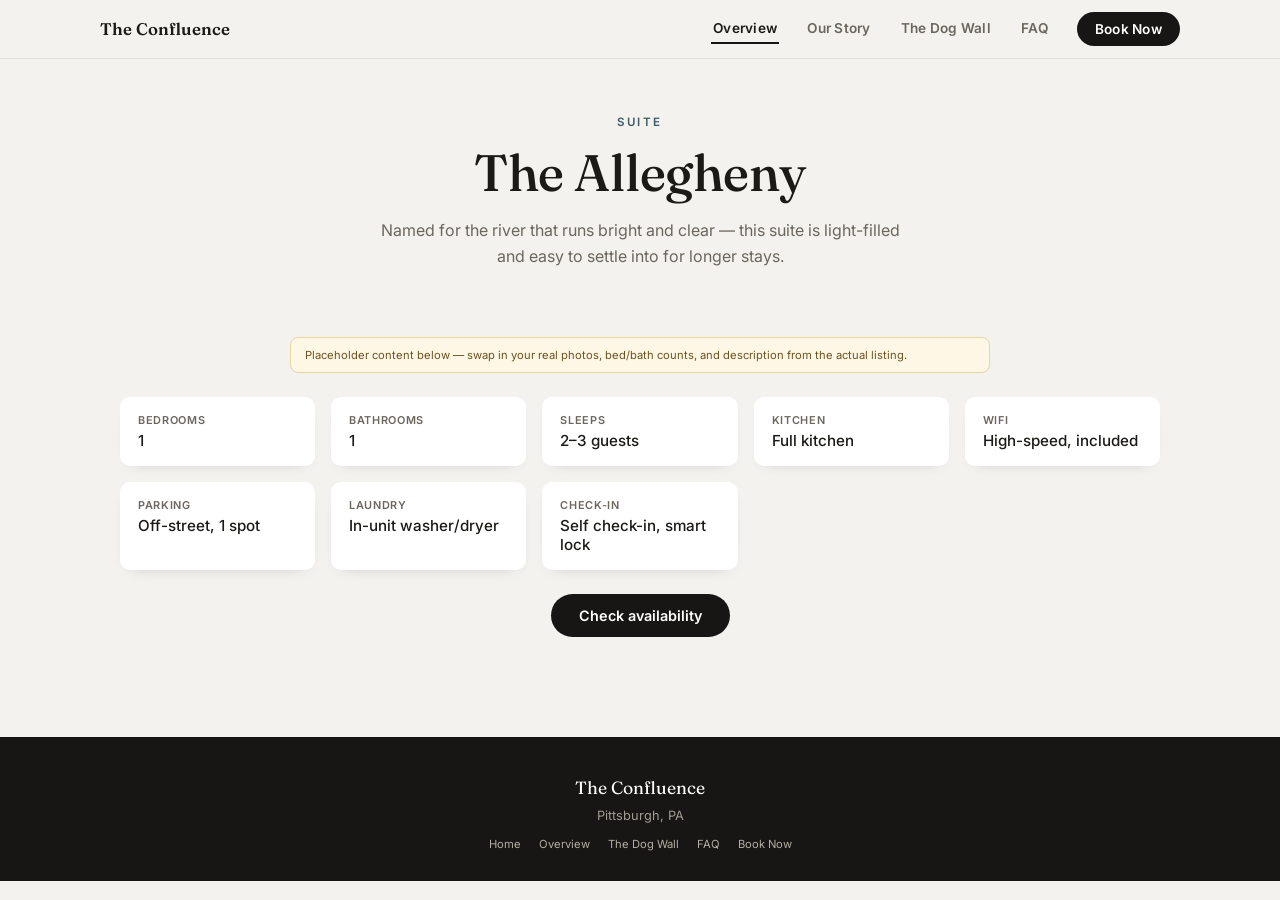
<file: unit-allegheny.html>
<!DOCTYPE html>
<html lang="en">
<head>
<meta charset="UTF-8">
<meta name="viewport" content="width=device-width, initial-scale=1.0">
<title>The Allegheny — The Confluence</title>
<link rel="preconnect" href="https://fonts.googleapis.com">
<link href="https://fonts.googleapis.com/css2?family=Fraunces:opsz,wght@9..144,500;9..144,600&family=Inter:wght@400;500;600&display=swap" rel="stylesheet">
<link rel="stylesheet" href="site.css">
</head>
<body data-page="overview">

<div id="site-header"></div>

<div class="page-hero">
  <div class="eyebrow">Suite</div>
  <h1>The Allegheny</h1>
  <p class="sub">Named for the river that runs bright and clear — this suite is light-filled and easy to settle into for longer stays.</p>
</div>

<div class="section">
  <div class="placeholder-note">
    Placeholder content below — swap in your real photos, bed/bath counts, and description from the actual listing.
  </div>

  <div class="amenity-grid">
    <div class="amenity"><div class="label">Bedrooms</div><div class="value">1</div></div>
    <div class="amenity"><div class="label">Bathrooms</div><div class="value">1</div></div>
    <div class="amenity"><div class="label">Sleeps</div><div class="value">2&ndash;3 guests</div></div>
    <div class="amenity"><div class="label">Kitchen</div><div class="value">Full kitchen</div></div>
    <div class="amenity"><div class="label">Wifi</div><div class="value">High-speed, included</div></div>
    <div class="amenity"><div class="label">Parking</div><div class="value">Off-street, 1 spot</div></div>
    <div class="amenity"><div class="label">Laundry</div><div class="value">In-unit washer/dryer</div></div>
    <div class="amenity"><div class="label">Check-in</div><div class="value">Self check-in, smart lock</div></div>
  </div>

  <div style="text-align:center;">
    <a class="btn-primary" href="book.html">Check availability</a>
  </div>
</div>

<div id="site-footer"></div>
<script src="site.js"></script>
</body>
</html>
</file>
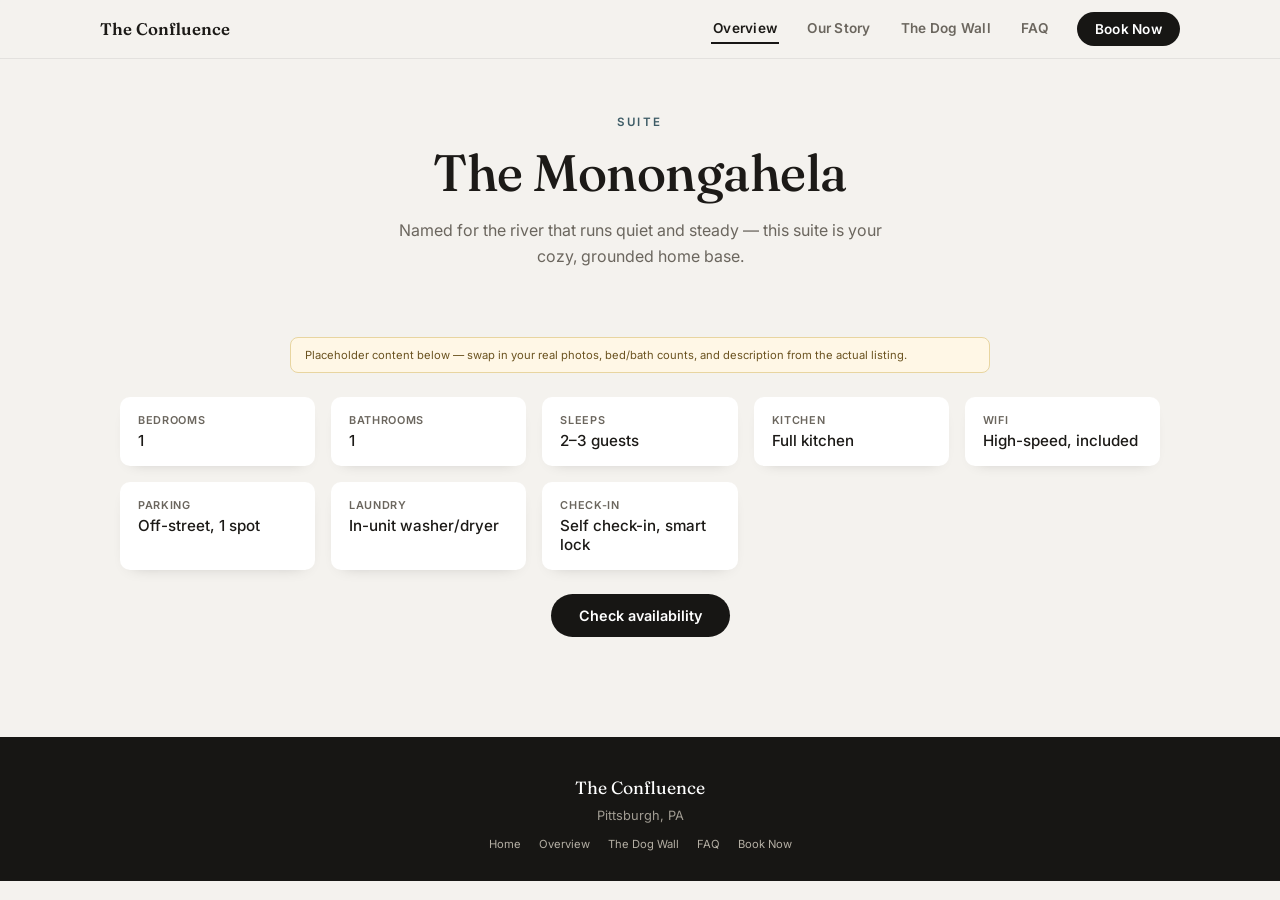
<file: unit-monongahela.html>
<!DOCTYPE html>
<html lang="en">
<head>
<meta charset="UTF-8">
<meta name="viewport" content="width=device-width, initial-scale=1.0">
<title>The Monongahela — The Confluence</title>
<link rel="preconnect" href="https://fonts.googleapis.com">
<link href="https://fonts.googleapis.com/css2?family=Fraunces:opsz,wght@9..144,500;9..144,600&family=Inter:wght@400;500;600&display=swap" rel="stylesheet">
<link rel="stylesheet" href="site.css">
</head>
<body data-page="overview">

<div id="site-header"></div>

<div class="page-hero">
  <div class="eyebrow">Suite</div>
  <h1>The Monongahela</h1>
  <p class="sub">Named for the river that runs quiet and steady — this suite is your cozy, grounded home base.</p>
</div>

<div class="section">
  <div class="placeholder-note">
    Placeholder content below — swap in your real photos, bed/bath counts, and description from the actual listing.
  </div>

  <div class="amenity-grid">
    <div class="amenity"><div class="label">Bedrooms</div><div class="value">1</div></div>
    <div class="amenity"><div class="label">Bathrooms</div><div class="value">1</div></div>
    <div class="amenity"><div class="label">Sleeps</div><div class="value">2&ndash;3 guests</div></div>
    <div class="amenity"><div class="label">Kitchen</div><div class="value">Full kitchen</div></div>
    <div class="amenity"><div class="label">Wifi</div><div class="value">High-speed, included</div></div>
    <div class="amenity"><div class="label">Parking</div><div class="value">Off-street, 1 spot</div></div>
    <div class="amenity"><div class="label">Laundry</div><div class="value">In-unit washer/dryer</div></div>
    <div class="amenity"><div class="label">Check-in</div><div class="value">Self check-in, smart lock</div></div>
  </div>

  <div style="text-align:center;">
    <a class="btn-primary" href="book.html">Check availability</a>
  </div>
</div>

<div id="site-footer"></div>
<script src="site.js"></script>
</body>
</html>
</file>
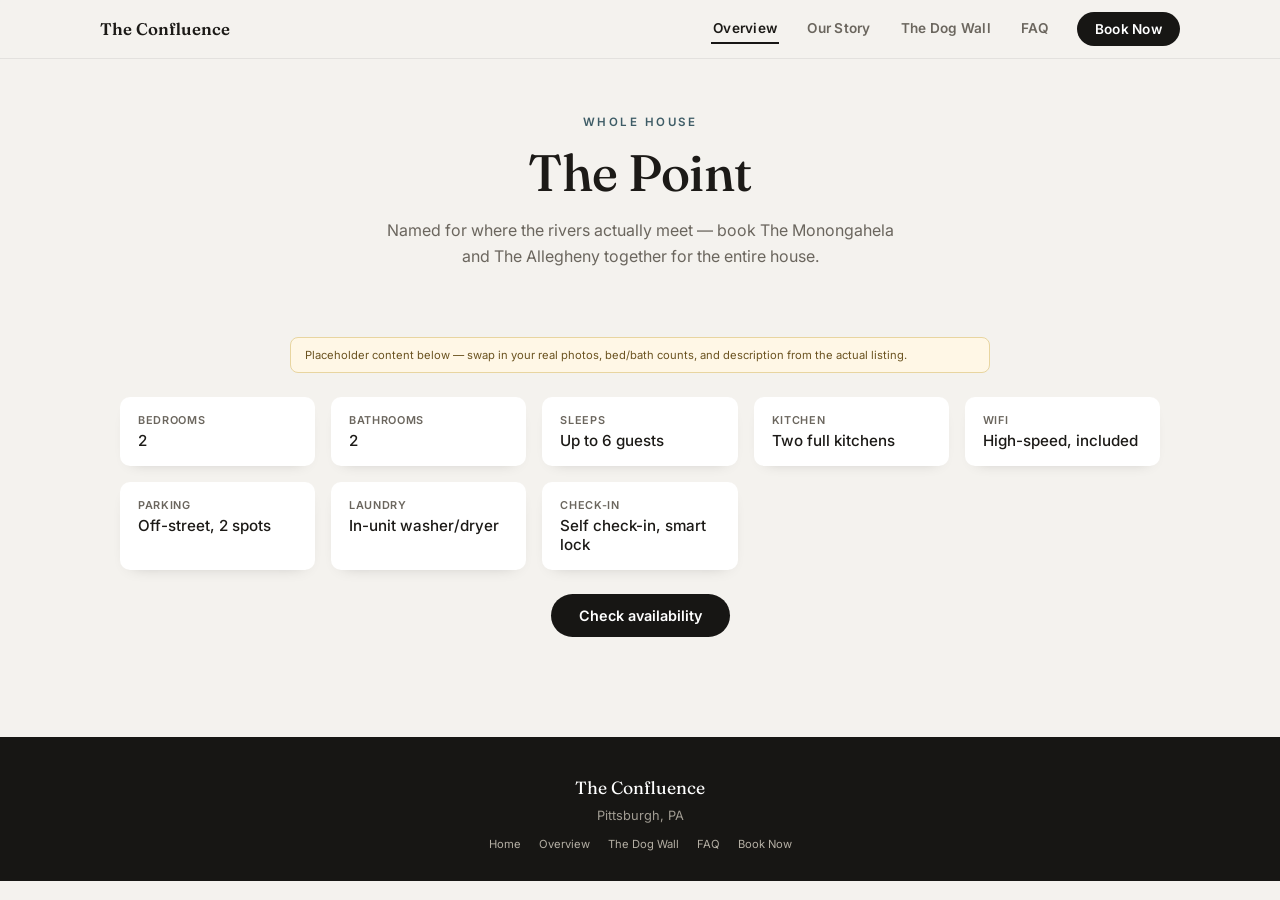
<file: unit-point.html>
<!DOCTYPE html>
<html lang="en">
<head>
<meta charset="UTF-8">
<meta name="viewport" content="width=device-width, initial-scale=1.0">
<title>The Point — The Confluence</title>
<link rel="preconnect" href="https://fonts.googleapis.com">
<link href="https://fonts.googleapis.com/css2?family=Fraunces:opsz,wght@9..144,500;9..144,600&family=Inter:wght@400;500;600&display=swap" rel="stylesheet">
<link rel="stylesheet" href="site.css">
</head>
<body data-page="overview">

<div id="site-header"></div>

<div class="page-hero">
  <div class="eyebrow">Whole House</div>
  <h1>The Point</h1>
  <p class="sub">Named for where the rivers actually meet — book The Monongahela and The Allegheny together for the entire house.</p>
</div>

<div class="section">
  <div class="placeholder-note">
    Placeholder content below — swap in your real photos, bed/bath counts, and description from the actual listing.
  </div>

  <div class="amenity-grid">
    <div class="amenity"><div class="label">Bedrooms</div><div class="value">2</div></div>
    <div class="amenity"><div class="label">Bathrooms</div><div class="value">2</div></div>
    <div class="amenity"><div class="label">Sleeps</div><div class="value">Up to 6 guests</div></div>
    <div class="amenity"><div class="label">Kitchen</div><div class="value">Two full kitchens</div></div>
    <div class="amenity"><div class="label">Wifi</div><div class="value">High-speed, included</div></div>
    <div class="amenity"><div class="label">Parking</div><div class="value">Off-street, 2 spots</div></div>
    <div class="amenity"><div class="label">Laundry</div><div class="value">In-unit washer/dryer</div></div>
    <div class="amenity"><div class="label">Check-in</div><div class="value">Self check-in, smart lock</div></div>
  </div>

  <div style="text-align:center;">
    <a class="btn-primary" href="book.html">Check availability</a>
  </div>
</div>

<div id="site-footer"></div>
<script src="site.js"></script>
</body>
</html>
</file>
<file: site.css>
/* ============================================================
   The Confluence — shared site styles
   Used by every page. Edit here to change the look everywhere.
============================================================= */
:root{
  --wall: #9c9184;
  --wall-2: #948a7d;
  --wainscot: #f4f2ee;
  --ink: #1c1a17;
  --ink-soft: #6b665e;
  --frame: #171614;
  --mat: #ffffff;
  --river: #3e5c66;
}
* { box-sizing: border-box; }
html, body { margin:0; padding:0; background:var(--wainscot); color:var(--ink); font-family:'Inter',sans-serif; }
img { max-width:100%; }
a { color: inherit; }
@media (prefers-reduced-motion: reduce) { * { animation:none !important; transition:none !important; } }

h1,h2,h3 { font-family:'Fraunces',serif; font-weight:500; margin:0; }

/* ---------- Header / nav ---------- */
.site-header {
  position: sticky; top: 0; z-index: 60;
  background: rgba(244,242,238,0.92);
  backdrop-filter: blur(6px);
  border-bottom: 1px solid #00000012;
}
.site-header .inner {
  max-width: 1120px; margin: 0 auto;
  display: flex; align-items: center; justify-content: space-between;
  padding: 12px 20px;
}
.brand { display:flex; align-items:center; gap:10px; text-decoration:none; }
.brand img { width: 34px; display:block; }
.brand span { font-family:'Fraunces',serif; font-weight:600; font-size:1.05rem; color:var(--ink); }

.nav-links { display:flex; gap:26px; align-items:center; }
.nav-links a {
  text-decoration:none; font-size:0.85rem; font-weight:600; color:var(--ink-soft);
  letter-spacing:0.02em; padding:6px 2px; border-bottom:2px solid transparent;
}
.nav-links a:hover, .nav-links a.active { color:var(--ink); border-bottom-color: var(--frame); }
.nav-links a.cta {
  background: var(--frame); color:#fff; padding:9px 18px; border-radius: 999px; border-bottom:none;
}
.nav-links a.cta:hover { opacity:0.9; }

.nav-toggle { display:none; background:none; border:none; cursor:pointer; padding:6px; }
.nav-toggle span { display:block; width:22px; height:2px; background:var(--ink); margin:4px 0; }

@media (max-width: 720px) {
  .nav-links {
    position: fixed; top: 60px; left:0; right:0;
    background: var(--wainscot); flex-direction:column; align-items:flex-start;
    padding: 16px 24px 22px; gap:16px;
    box-shadow: 0 12px 20px -12px rgba(0,0,0,0.25);
    display:none;
  }
  .nav-links.open { display:flex; }
  .nav-links a.cta { align-self:flex-start; }
  .nav-toggle { display:block; }
}

/* ---------- Footer ---------- */
.site-footer {
  background: var(--frame); color: #cfc9bd;
  padding: 40px 20px 30px; text-align:center; margin-top: 60px;
}
.site-footer .brand-row { display:flex; align-items:center; justify-content:center; gap:10px; margin-bottom:10px; }
.site-footer .brand-row img { width:30px; filter: invert(1) brightness(1.6); }
.site-footer .brand-row span { font-family:'Fraunces',serif; font-size:1.1rem; color:#fff; }
.site-footer p { font-size:0.8rem; margin: 4px 0; opacity:0.75; }
.site-footer .footer-links { margin-top:14px; display:flex; gap:18px; justify-content:center; flex-wrap:wrap; }
.site-footer .footer-links a { font-size:0.7rem; text-decoration:none; color:#cfc9bd; opacity:0.85; }
.site-footer .footer-links a:hover { opacity:1; text-decoration:underline; }

/* ---------- Shared page building blocks ---------- */
.page-hero { max-width: 900px; margin: 0 auto; padding: 56px 20px 10px; text-align:center; }
.page-hero .eyebrow { font-size:0.72rem; letter-spacing:0.22em; text-transform:uppercase; color:var(--river); font-weight:600; margin-bottom:12px; }
.page-hero h1 { font-size: clamp(2rem, 5.5vw, 3.2rem); letter-spacing:-0.01em; }
.page-hero p.sub { color:var(--ink-soft); max-width:520px; margin:14px auto 0; line-height:1.6; }

.section { max-width: 1080px; margin: 0 auto; padding: 40px 20px; }

.card-grid { display:grid; grid-template-columns: repeat(auto-fit, minmax(260px,1fr)); gap:24px; }
.unit-card {
  background:#fff; border-radius:12px; overflow:hidden; text-decoration:none; color:var(--ink);
  box-shadow: 0 10px 26px -18px rgba(0,0,0,0.4); transition: transform 0.18s ease, box-shadow 0.18s ease;
  display:flex; flex-direction:column;
}
.unit-card:hover { transform: translateY(-4px); box-shadow: 0 16px 32px -16px rgba(0,0,0,0.5); }
.unit-card .thumb { aspect-ratio: 4/3; background: linear-gradient(135deg, var(--wall), var(--wall-2)); display:flex; align-items:center; justify-content:center; }
.unit-card .thumb img { width: 100%; height: 100%; object-fit: cover; opacity: 1; }
.unit-card .card-body { padding: 20px 22px 24px; }
.unit-card h3 { font-size:1.2rem; margin-bottom:6px; }
.unit-card p { font-size:0.85rem; color:var(--ink-soft); line-height:1.5; margin:0; }
.unit-card .tag { display:inline-block; font-size:0.68rem; letter-spacing:0.06em; text-transform:uppercase; color:var(--river); font-weight:600; margin-top:10px; }

.unit-stats { display:flex; gap:26px; margin: 8px 0 18px; }
.unit-stats .stat { display:flex; align-items:center; gap:6px; color:var(--ink-soft); font-size:0.7rem; font-weight:500; }
.unit-stats svg { color:var(--ink-soft); flex-shrink:0; }

/* ---------- Three-rivers confluence motif ---------- */
  .confluence-motif { width: 220px; margin: 40px auto 10px; display: block; }
  .confluence-motif path { fill: none; stroke: var(--river); stroke-width: 1.6; stroke-linecap: round; opacity: 0.55; }
  .confluence-motif path.merged { opacity: 0.85; stroke-width: 2; }

  /* ---------- Section heading above the unit cards ---------- */
  .suites-heading { text-align: center; margin-bottom: 28px; }
  .suites-heading h2 { font-size: clamp(1.6rem, 4vw, 2.2rem); }
  .suites-heading p { color: var(--ink-soft); font-size: 0.92rem; margin-top: 8px; }

.amenity-grid { display:grid; grid-template-columns: repeat(auto-fit, minmax(180px,1fr)); gap:16px; margin-top:24px; }
.amenity { background:#fff; border-radius:10px; padding:16px 18px; box-shadow: 0 6px 16px -12px rgba(0,0,0,0.3); }
.amenity .label { font-size:0.68rem; letter-spacing:0.06em; text-transform:uppercase; color:var(--ink-soft); font-weight:600; margin-bottom:4px; }
.amenity .value { font-size:0.95rem; font-weight:500; }

.btn-primary {
  display:inline-block; background:var(--frame); color:#fff; text-decoration:none;
  padding:13px 28px; border-radius:999px; font-weight:600; font-size:0.9rem; margin-top:24px;
}
.btn-primary:hover { opacity:0.9; }

.placeholder-note {
  background: #fff7e6; border:1px solid #e8d5a0; color:#6b5320; font-size:0.7rem;
  padding:10px 14px; border-radius:8px; margin: 18px auto; max-width: 700px;
}

.widget-frame-wrap { min-width:320px; max-width:560px; min-height:900px; margin:0 auto; border:1px solid #00000014; border-radius:8px; overflow:hidden; background:#fff; }

.faq-item { border-bottom:1px solid #00000014; padding: 18px 0; }
.faq-item summary { font-weight:600; cursor:pointer; font-size:1rem; }
.faq-item p { color:var(--ink-soft); margin-top:10px; line-height:1.6; font-size:0.92rem; }
</file>
